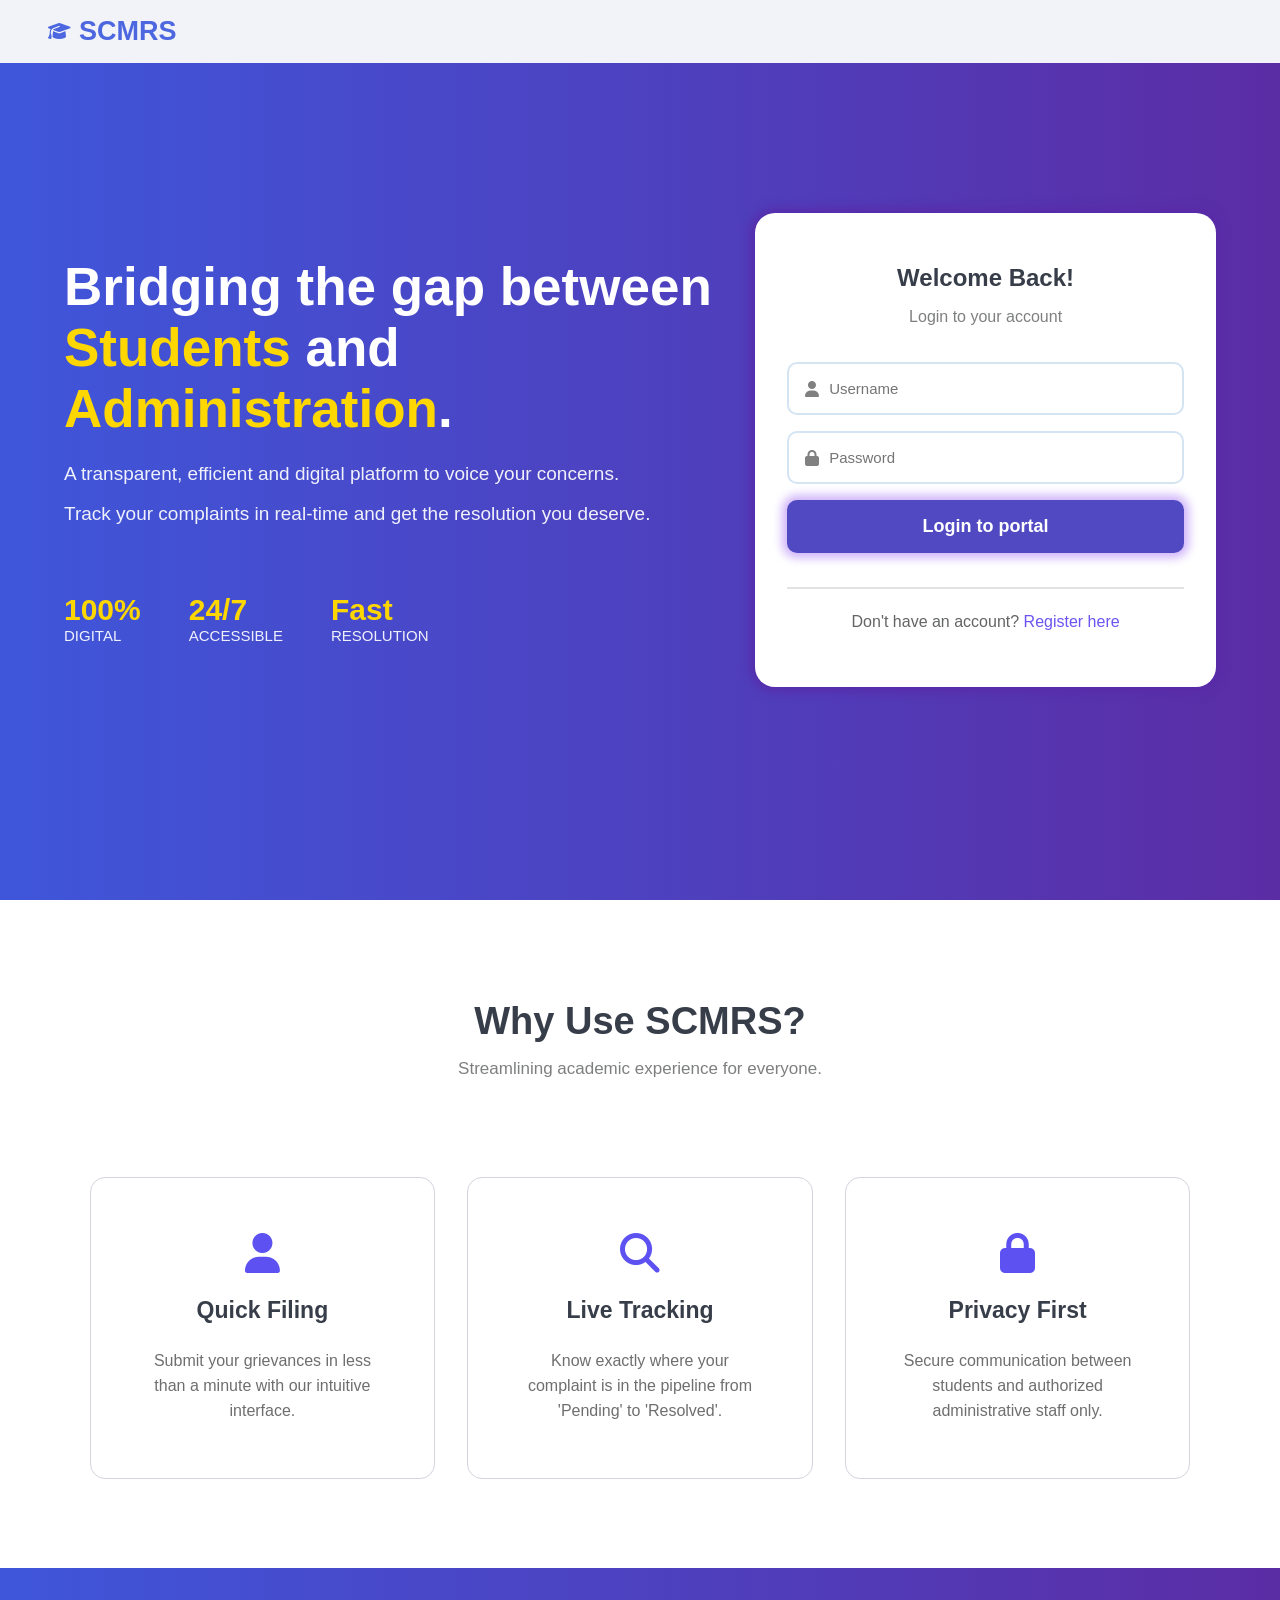
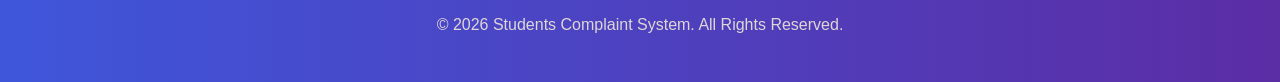
<file: index.html>
<!DOCTYPE html>
<html lang="en">
    <head>
        <meta charset="UTF-8">
        <meta name="viewport" content="width=device-width, initial-scale=1.0">
        <title>Students Complaints Management & Reporting System (SCMRS)</title>
        <link rel="stylesheet" href="style.css">
        <link rel="stylesheet" href="https://cdnjs.cloudflare.com/ajax/libs/font-awesome/6.5.0/css/all.min.css">

        <script>
            function validateLogin(event) {
                event.preventDefault();

                let usernameInput = document.querySelector('input[name="username"]')
                let passwordInput = document.querySelector('input[name="password"]')
                let errorBox = document.getElementById("error-message");

                let username = usernameInput.value.trim();
                let password = passwordInput.value.trim();

                usernameInput.style.border = "";
                passwordInput.style.border = "";

                if (username === "" || password === "") {
                    errorBox.innerText = "Please fill all of the fields.";
                    errorBox.style.display = "block";

                    if (username === "") {
                        usernameInput.style.border = "1px solid red";
                    }

                    if (password === "") {
                        passwordInput.style.border = "1px solid red";
                    }
                    
                    return false;
                }

                errorBox.style.display = "none";

                // for demo only
                alert("Login successful!");
            }
        </script>
    </head>

    <body>
        <div class="header">
            <i class="fa-solid fa-graduation-cap"></i><h2>SCMRS</h2>
        </div>

        <div class="login-page">

            <div class="left-content">
                <h2>Bridging the gap between <span>Students</span> and <span>Administration</span>.</h2>
                <p>A transparent, efficient and digital platform to voice your concerns.</p><br>
                <p>Track your complaints in real-time and get the resolution you deserve.</p><br><br>

                <div class="bottom-info">
                    <div class="digital">
                        <h3>100%</h3>
                        <p style="font-size: 15px;font-weight: 500;">DIGITAL</p>
                    </div>

                    <div class="accessible">
                        <h3>24/7</h3>
                        <p style="font-size: 15px; font-weight: 500;">ACCESSIBLE</p>
                    </div>

                    <div class="resolution">
                        <h3>Fast</h3>
                        <p style="font-size: 15px; font-weight: 500;">RESOLUTION</p>
                    </div>
                </div>
            </div>

            <br><br><br>

            <!-- this is our login form -->
            <div class="uname-passwd">
                <form action="login.php" method="POST" onsubmit="validateLogin(event)" novalidate>
                    <h2 style="text-align: center; color:rgb(55, 62, 73);">Welcome Back!</h2>
                    <p style="font-family:Arial, Helvetica, sans-serif; font-size: 16px; color:rgba(32, 33, 34, 0.575); text-align: center;">Login to your account</p><br><br>

                    <div class="input-box">
                        <i class="fa-solid fa-user"></i>
                        <input type="text" name="username" placeholder="Username">
                    </div>
                    <p id="error-message" style="color:red; display:none; font-size:14px; margin-top:10px;"></p>
                    
                    <div class="input-box">
                        <i class="fa-solid fa-lock"></i>
                        <input type="password" name="password" placeholder="Password" required>
                    </div>
                    <p id="error-message" style="color:red; display:none; font-size:14px; margin-top:10px;"></p>
                    
                    <button type="submit">Login to portal</button><br><br>

                    <hr style="border: 0.1px solid rgba(32, 33, 34, 0.13);">

                    <p style="font-family:Arial, Helvetica, sans-serif; font-size: 16px; color:rgba(32, 33, 34, 0.699); text-align: center; padding: 1.5rem;">Don't have an account? <a href="register.html" style="color:rgba(80, 52, 238, 0.842); text-decoration: none;">Register here</a></p>
                </form>
            </div>
        </div>

        <br><br>

        <div class="why-use-scmrs">
            <h1>Why Use SCMRS?</h1>
            <p>Streamlining academic experience for everyone.</p>

            <div class="benefits">
                <div class="benefit-box">
                    <i class="fa-solid fa-user"></i><br>
                    <h3 style="color:rgb(55, 62, 73); font-size: 23px;">Quick Filing</h3><br>
                    <p style="color:rgba(32, 33, 34, 0.651);">Submit your grievances in less than a minute with our intuitive interface.</p>
                </div>

                <div class="benefit-box">
                    <i class="fa-solid fa-search"></i><br>
                    <h3 style="color:rgb(55, 62, 73); font-size: 23px">Live Tracking</h3><br>
                    <p style="color:rgba(32, 33, 34, 0.651);">Know exactly where your complaint is in the pipeline from 'Pending' to 'Resolved'.</p>
                </div>

                <div class="benefit-box">
                    <i class="fa-solid fa-lock"></i><br>
                    <h3 style="color:rgb(55, 62, 73); font-size: 23px">Privacy First</h3><br>
                    <p style="color:rgba(32, 33, 34, 0.651);">Secure communication between students and authorized administrative staff only.</p>
                </div>
            </div>
        </div>

        <div class="footer">
            <p>&copy; 2026 Students Complaint System. All Rights Reserved.</p>
        </div>
    </body>
</html>
</file>
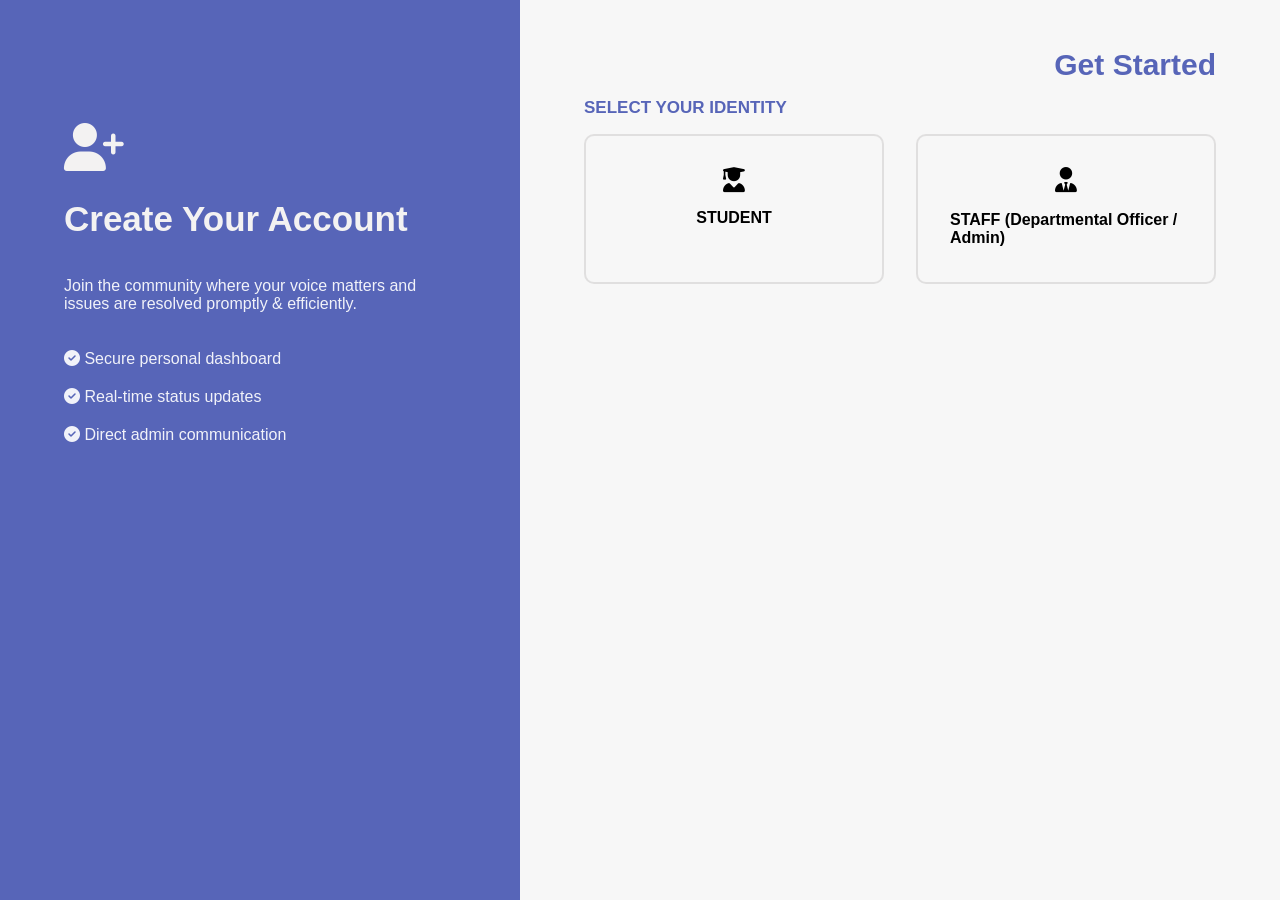
<file: register.html>
<!DOCTYPE html>
<html lang="en">
<head>
    <meta charset="UTF-8">
    <meta name="viewport" content="width=device-width, initial-scale=1.0">
    <title>Register: Students Complaints Management & Reporting System</title>
    <link rel="stylesheet" href="register_styles.css">
    <link rel="stylesheet" href="https://cdnjs.cloudflare.com/ajax/libs/font-awesome/6.5.0/css/all.min.css">

    <script>
        function showForm(role) {
            let studentForm = document.getElementById("studentForm");
            let staffForm = document.getElementById("staffForm");

            let studentRole = document.querySelector(".student-role");
            let staffRole = document.querySelector(".staff-role");

            studentRole.classList.remove("active-role");
            staffRole.classList.remove("active-role");

            if (role === "student") {
                studentForm.style.display = "flex";
                staffForm.style.display = "none";
                studentRole.classList.add("active-role");
                studentForm.querySelector("input").focus();
            } else {
                studentForm.style.display = "none";
                staffForm.style.display = "flex";
                staffRole.classList.add("active-role");
                staffForm.querySelector("input").focus();
            }
        }
    </script>
</head>
<body>
    <div class="container1">
        <div class="left-container">
            <i class="fas fa-user-plus"></i><br>
            <h2>Create Your Account</h2><br>
            <p>Join the community where your voice matters and issues are resolved promptly & efficiently.</p><br>
            <p><i class="fas fa-check-circle"></i>  Secure personal dashboard</p>
            <p><i class="fas fa-check-circle"></i>  Real-time status updates</p>
            <p><i class="fas fa-check-circle"></i>  Direct admin communication</p>
        </div>

        <div class="right-container">
            <h2>Get Started</h2>

            <h3>SELECT YOUR IDENTITY</h3>
            <div class="roles">
                <div class="student-role" onclick="showForm('student')">
                    <i class="fas fa-user-graduate" style="font-size: 25px"></i>
                    <p style="font-family:Arial, Helvetica, sans-serif; font-size: 16px; font-weight: 700;">STUDENT</p>
                </div>

                <div class="staff-role" onclick="showForm('staff')">
                    <i class="fas fa-user-tie" style="font-size: 25px;"></i><br>
                    <p style="font-family:Arial, Helvetica, sans-serif; font-size: 16px; font-weight: 700;">STAFF (Departmental Officer / Admin)</p>
                </div>

            </div>

            <!-- if student role is selected -->
            <div class="form-box student-form" id="studentForm">
                <form action="register_student.php" method="POST">
                    <label for="username">ENTER USERNAME (Registration Number)</label><br>
                    <input type="text" name="username" placeholder="2023-04-xxxxx" required><br><br>

                    <!-- <label for="email">ENTER EMAIL</label><br>
                    <input type="email" name="email" placeholder="Your Email" required><br><br> -->

                    <label for="password">PASSWORD</label><br>
                    <input type="password" name="password" placeholder="Password" required><br><br>
                    <input type="password" name="confirm_password" placeholder="Confirm Password" required><br><br>
                    <button type="submit">Create Student Account</button>
                </form>
            </div>

            <div class="form-box staff-form" id="staffForm">
                <form action="register_staff.php" method="POST">
                    <label>ENTER STAFF ID</label><br>
                    <input type="text" name="staff_id" placeholder="Staff ID" required><br><br>

                    <label>PASSWORD</label><br>
                    <input type="password" name="password" placeholder="Password" required><br><br>

                    <input type="password" name="confirm_password" placeholder="Confirm Password" required><br><br>

                    <button type="submit">Create Staff Account</button>
                </form>
            </div>
        </div>
    </div>

</body>
</html>
</file>
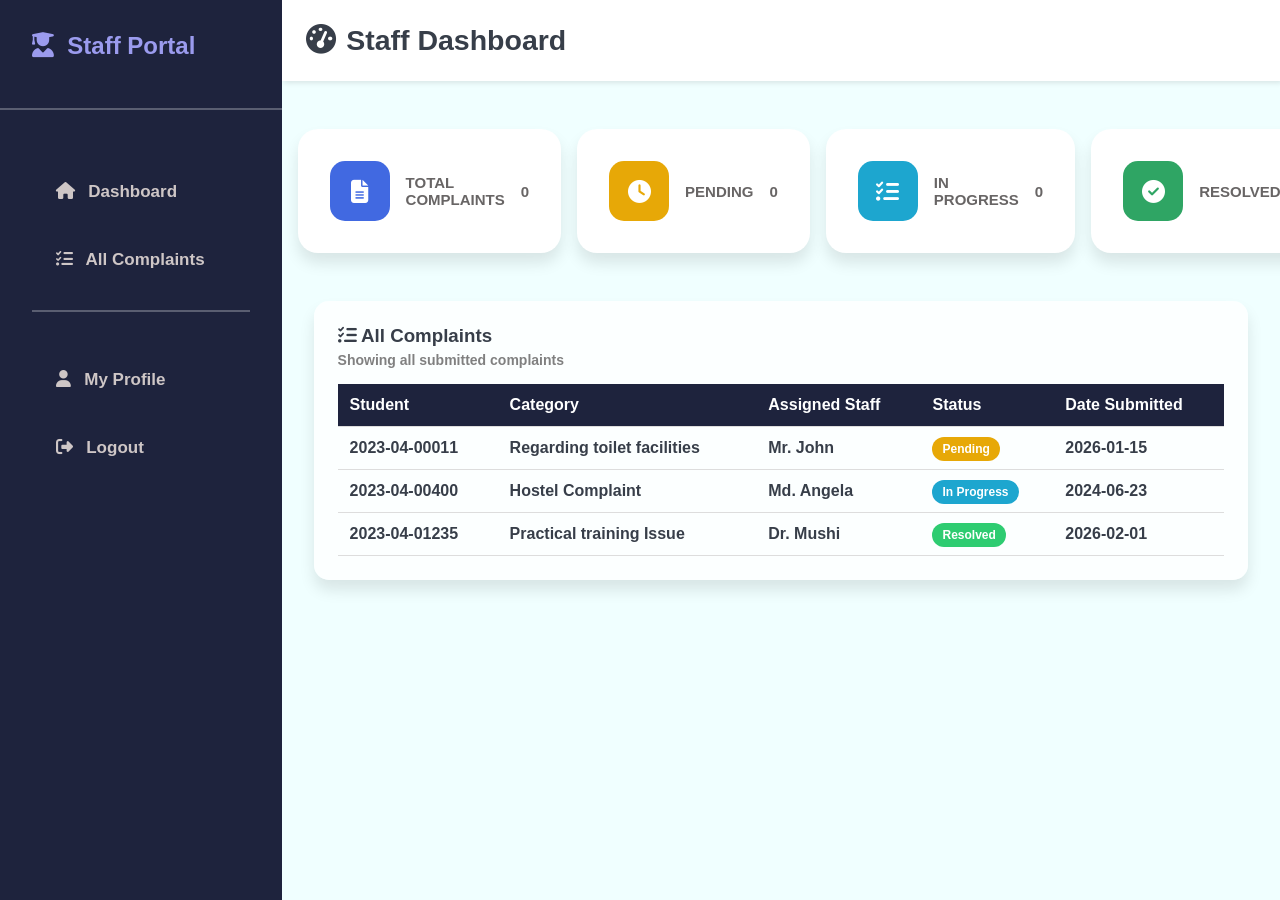
<file: staff_dashboard.html>
<!DOCTYPE html>
<html lang="en">
<head>
    <meta charset="UTF-8">
    <meta name="viewport" content="width=device-width, initial-scale=1.0">
    <title>Staff Dashboard</title>
    <link rel="stylesheet" href="dashboard_styles.css">
    <link rel="stylesheet" href="https://cdnjs.cloudflare.com/ajax/libs/font-awesome/6.5.0/css/all.min.css">
</head>
<body>
    <div class="dashboard-container">
        <aside class="sidebar">
            <h2 style="color:rgb(155, 155, 238); font-weight: 800; padding: 2rem;"><i class="fas fa-user-graduate" style="font-size: 25px; color:rgb(155, 155, 238);"></i>&nbsp;&nbsp;Staff Portal</h2>

            <hr style="border: 0.5px solid rgba(255, 255, 255, 0.267); margin: 1rem 0;">

            <ul>
                <li><a href="staff_dashboard.html"><i class="fas fa-home">&nbsp;&nbsp;</i> Dashboard</a></li>
                <li><a href="view_complaint.html"><i class="fas fa-tasks">&nbsp;&nbsp;</i> All Complaints</a></li>

                <hr style="border: 0.5px solid rgba(255, 255, 255, 0.267); margin: 1rem 0;">

                <br>

                <li><a href="profile.html"><i class="fas fa-user">&nbsp;&nbsp;</i> My Profile</a></li>
                <li><a href="logout.php"><i class="fas fa-sign-out-alt">&nbsp;&nbsp;</i> Logout</a></li>
            </ul>
        </aside>

        <main class="main-content">
            <header class="header">
                <i class="fa-solid fa-gauge-high" style="font-size: 30px; "></i>&nbsp;&nbsp;<h2>Staff Dashboard</h2>
            </header>

            <div class="complaints-status" style="margin-top: 2rem;">
                <div class="total-complaints">
                    <div class="icon-card" style="background-color:royalblue;">
                        <i class="fas fa-file-alt"></i>
                    </div>
                    <p>TOTAL COMPLAINTS</p>
                    <p>0</p>
                </div>

                <div class="pending">
                    <div class="icon-card" style="background-color:rgb(231, 168, 7);">
                        <i class="fas fa-clock"></i>
                    </div>
                    <p>PENDING</p>
                    <p>0</p>
                </div>

                <div class="progress">
                    <div class="icon-card" style="background-color:rgb(29, 166, 207);">
                        <i class="fas fa-tasks"></i>
                    </div>
                    <p>IN PROGRESS</p>
                    <p>0</p>
                </div>

                <div class="resolved">
                    <div class="icon-card">
                        <i class="fas fa-check-circle"></i>
                    </div>
                    <p>RESOLVED</p>
                    <p >0</p>
                </div>

            </div>
            
            <div class="all-complaints">
                <h3><i class="fas fa-tasks"></i> All Complaints</h3>
                <p class="sub-text">Showing all submitted complaints</p>

                <div class="table-container">
                    <table>
                        <thead>
                            <tr>
                                <th>Student</th>
                                <th>Category</th>
                                <th>Assigned Staff</th>
                                <th>Status</th>
                                <th>Date Submitted</th>
                            </tr>
                        </thead>

                        <tbody>
                            <tr>
                                <td>2023-04-00011</td>
                                <td>Regarding toilet facilities</td>
                                <td>Mr. John</td>
                                <td><span class="status pending">Pending</span></td>
                                <td>2026-01-15</td>
                            </tr>

                            <tr>
                                <td>2023-04-00400</td>
                                <td>Hostel Complaint</td>
                                <td>Md. Angela</td>
                                <td><span class="status progress">In Progress</span></td>
                                <td>2024-06-23</td>
                            </tr>

                            <tr>
                                <td>2023-04-01235</td>
                                <td>Practical training Issue</td>
                                <td>Dr. Mushi</td>
                                <td><span class="status resolved">Resolved</span></td>
                                <td>2026-02-01</td>
                            </tr>
                        </tbody>
                    </table>
                </div>
            </div>
        </main>

    </div>
</body>
</html>
</file>
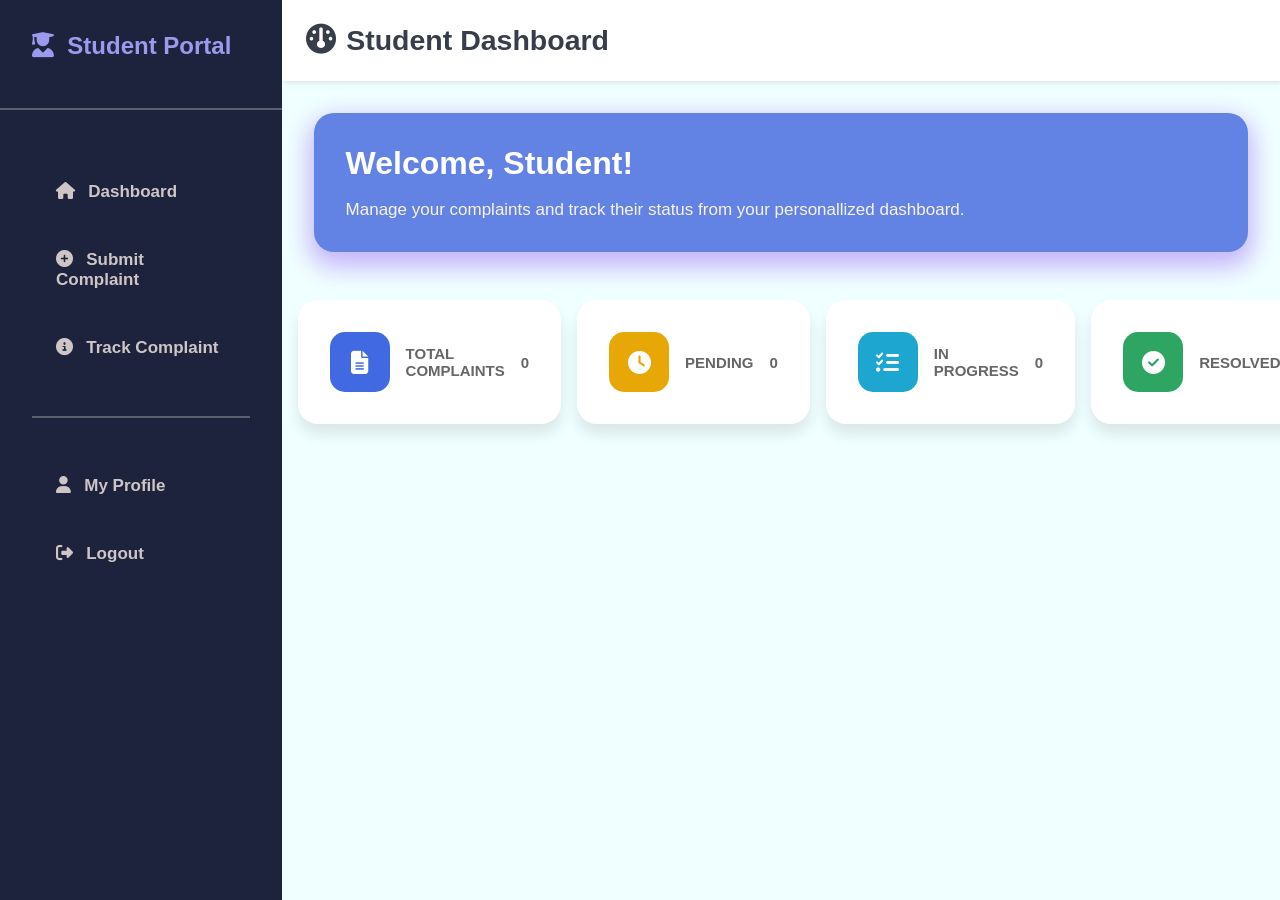
<file: student_dashboard.html>
<!DOCTYPE html>
<html lang="en">
<head>
    <meta charset="UTF-8">
    <meta name="viewport" content="width=device-width, initial-scale=1.0">
    <title>Student Dashboard</title>
    <link rel="stylesheet" href="dashboard_styles.css">
    <link rel="stylesheet" href="https://cdnjs.cloudflare.com/ajax/libs/font-awesome/6.5.0/css/all.min.css">
</head>
<body>
    <div class="dashboard-container">
        <aside class="sidebar">
            <h2 style="color:rgb(155, 155, 238); font-weight: 800; padding: 2rem;"><i class="fas fa-user-graduate" style="font-size: 25px; color:rgb(155, 155, 238);"></i>&nbsp;&nbsp;Student Portal</h2>

            <hr style="border: 0.5px solid rgba(255, 255, 255, 0.267); margin: 1rem 0;">

            <ul>
                <li><a href="student_dashboard.html"><i class="fas fa-home">&nbsp;&nbsp;</i> Dashboard</a></li>
                <li><a href="submit_complaint.html"><i class="fas fa-plus-circle">&nbsp;&nbsp;</i> Submit Complaint</a></li>
                <li><a href="complaint_status.html"><i class="fas fa-info-circle">&nbsp;&nbsp;</i> Track Complaint</a></li><br>

                <hr style="border: 0.5px solid rgba(255, 255, 255, 0.267); margin: 1rem 0;">

                <br>

                <li><a href="profile.html"><i class="fas fa-user">&nbsp;&nbsp;</i> My Profile</a></li>
                <li><a href="logout.php"><i class="fas fa-sign-out-alt">&nbsp;&nbsp;</i> Logout</a></li>
            </ul>
        </aside>

        <main class="main-content">
            <header class="header">
                <i class="fa-solid fa-gauge" style="font-size: 30px; "></i>&nbsp;&nbsp;<h2>Student Dashboard</h2>
            </header>

            <div class="welcome-text">
                <h1>Welcome, Student!</h1>
                <br>
                <p style="color:rgb(248, 243, 243); font-size: 17px;">Manage your complaints and track their status from your personallized dashboard.</p>
            </div>

            <div class="complaints-status">
                <div class="total-complaints">
                    <div class="icon-card" style="background-color:royalblue;">
                        <i class="fas fa-file-alt"></i>
                    </div>
                    <p>TOTAL COMPLAINTS</p>
                    <p>0</p>
                </div>

                <div class="pending">
                    <div class="icon-card" style="background-color:rgb(231, 168, 7);">
                        <i class="fas fa-clock"></i>
                    </div>
                    <p>PENDING</p>
                    <p>0</p>
                </div>

                <div class="progress">
                    <div class="icon-card" style="background-color:rgb(29, 166, 207);">
                        <i class="fas fa-tasks"></i>
                    </div>
                    <p>IN PROGRESS</p>
                    <p>0</p>
                </div>

                <div class="resolved">
                    <div class="icon-card">
                        <i class="fas fa-check-circle"></i>
                    </div>
                    <p>RESOLVED</p>
                    <p >0</p>
                </div>

            </div>
            <!-- Additional dashboard content can go here -->
        </main>

    </div>
</body>
</html>
</file>
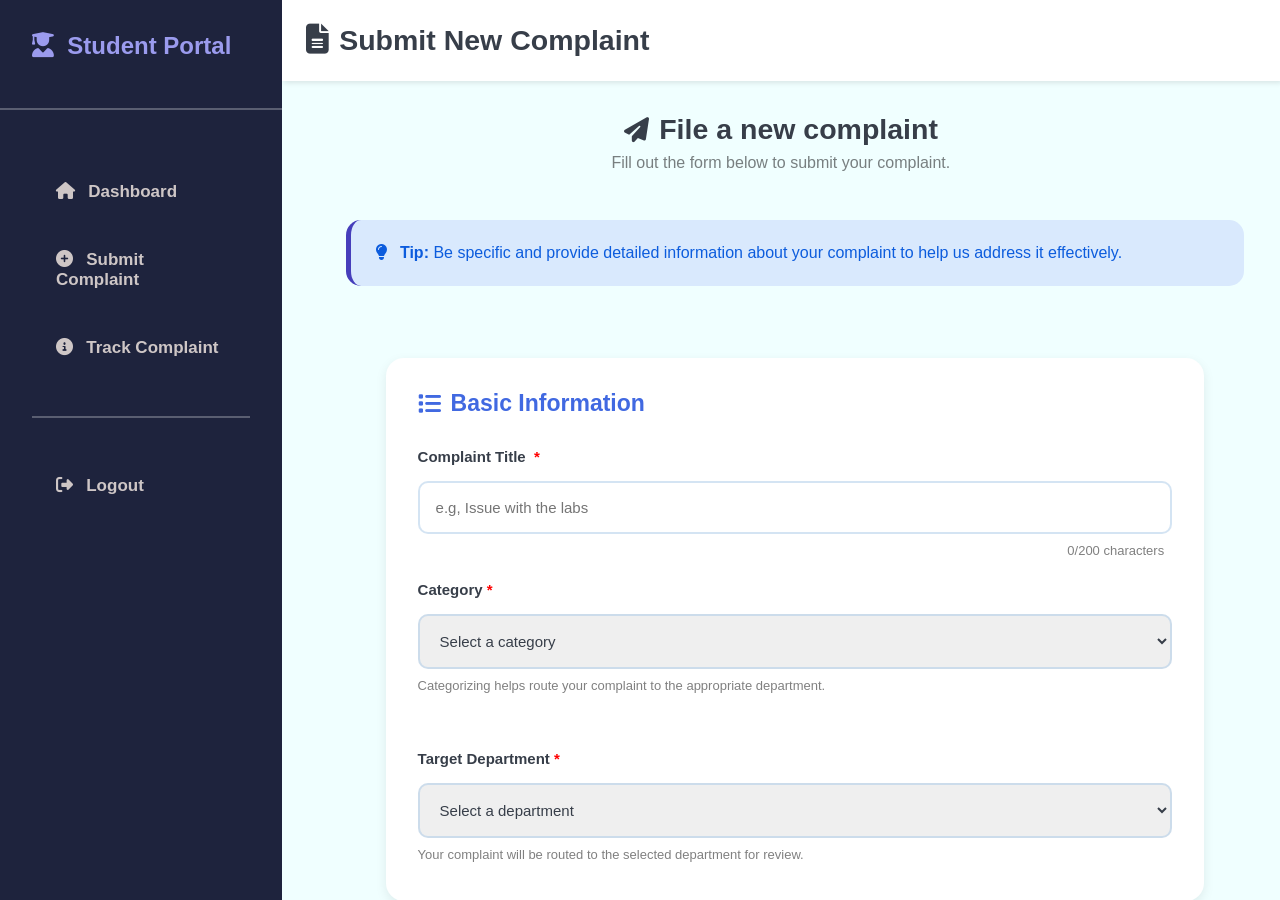
<file: submit_complaint.html>
<!DOCTYPE html>
<html lang="en">
<head>
    <meta charset="UTF-8">
    <meta name="viewport" content="width=device-width, initial-scale=1.0">
    <title>Complaint Submission</title>
    <link rel="stylesheet" href="dashboard_styles.css">
    <link rel="stylesheet" href="https://cdnjs.cloudflare.com/ajax/libs/font-awesome/6.5.0/css/all.min.css">
</head>

<body>
    <div class="dashboard-container">
        <aside class="sidebar">
            <h2 style="color:rgb(155, 155, 238); font-weight: 800; padding: 2rem;"><i class="fas fa-user-graduate" style="font-size: 25px; color:rgb(155, 155, 238);"></i>&nbsp;&nbsp;Student Portal</h2>

            <hr style="border: 0.5px solid rgba(255, 255, 255, 0.267); margin: 1rem 0;">

            <ul>
                <li><a href="student_dashboard.html"><i class="fas fa-home">&nbsp;&nbsp;</i> Dashboard</a></li>
                <li><a href="submit_complaint.html"><i class="fas fa-plus-circle">&nbsp;&nbsp;</i> Submit Complaint</a></li>
                <li><a href="complaint_status.html"><i class="fas fa-info-circle">&nbsp;&nbsp;</i> Track Complaint</a></li><br>

                <hr style="border: 0.5px solid rgba(255, 255, 255, 0.267); margin: 1rem 0;">

                <br>

                <li><a href="logout.php"><i class="fas fa-sign-out-alt">&nbsp;&nbsp;</i> Logout</a></li>
            </ul>
        </aside>
        
        <main class="main-content">
            <div class="header">
                <i class="fas fa-file-alt" style="font-size: 30px;"></i>&nbsp;&nbsp;<h2>Submit New Complaint</h2>
            </div>

            <div class="page-title">
                <i class="fa-solid fa-paper-plane" style="font-size: 25px;"></i>&nbsp;&nbsp;<h2 style="display:inline;">File a new complaint</h2><br>
                <p>Fill out the form below to submit your complaint.</p>
            </div>

            <!-- <hr style="border: 0.5px solid rgba(255, 255, 255, 0.267); margin: 1rem 0;"> -->

            <div class="tip">
                <p style="font-size: 16px;"><i class="fas fa-lightbulb"></i>&nbsp;&nbsp;&nbsp;<b>Tip:</b> Be specific and provide detailed information about your complaint to help us address it effectively.</p>
            </div>


            <!-- <div class="progress-steps">
                <div class="step active">1</div>
                <div class="step">2</div>
                <div class="step">3</div>
                <div class="step">4</div>
            </div> -->


            <div class="submission-form">
                <form action="submit_complaint.php" method="POST">
                    <div class="form-section">
                        <div class="section-title">
                            <i class="fa-solid fa-list" style="display: inline; font-size: 23px; font-weight:700; color: royalblue;"></i><h3 style="font-size: 23px; font-weight:700; color: royalblue;">Basic Information</h3>
                        </div>

                        <label for="complaint-title">Complaint Title&nbsp; <span style="color:red;">*</span></label>
                        <div class="input-box">
                            <input type="text" id="complaint-title" name="complaint_title" maxlength="200" placeholder="e.g, Issue with the labs" required>
                            <p id="titleCount">0/200 characters</p>
                        </div>


                        <label for="category">Category <span style="color:red;">*</span></label>              
                        <div class="input-box">
                            <select id="category" name="category" required>
                                <option value="" style="color:rgb(55, 62, 73)">Select a category</option>
                                <!-- <option value="academic">Academic Issue</option> -->
                                <option value="administrative">Administrative Issue</option>
                                <option value="practical training">Practical Training Issue</option>
                                <option value="facilities">Facility Issue</option>
                                <option value="food-service">Food Service Issue</option>
                                <option value="housing">Housing</option>
                                <option value="security">Security</option>
                                <option value="other">Other</option>
                            </select>

                            <p style="float: left;">Categorizing helps route your complaint to the appropriate department.</p>
                            
                        </div><br>


                        <label for="department">Target Department <span style="color:red;">*</span></label>
                        <div class="input-box">
                            <select id="department" name="department" required>
                                <option value="">Select a department</option>
                                <option value="cafe">Cafeteria Services</option>
                                <option value="facilities">Senior Administrative Officer (SAO)</option>
                                <option value="financial">Student Affairs</option>
                                <option value="housing">USAB</option>
                                <option value="security">Director of Undergraduate Studies (DuS)</option>
                            </select>

                            <p style="float: left;">Your complaint will be routed to the selected department for review.</p>
                        </div>
                        
                    </div>
                    
                
                    <div class="form-section">
                        <div class="section-title">
                            <i class="fa-solid fa-pen-to-square" style="display: inline; font-size: 23px; font-weight:700; color: royalblue;"></i><h3 style="font-size: 23px; font-weight:700; color: royalblue;">Complaint Details</h3>
                        </div>
                        <br>

                        <label for="description">Complaint Description <span style="color:red;">*</span></label>
                        <div class="input-box">
                            <textarea id="description" name="description" rows="12" placeholder="Please describe your complaint in detail. Include any relevant dates, times, locations and any other information that may help us understand and resolve your issue..." style="font-family: Arial, sans-serif;" required></textarea>
                            <p>0/1000 characters</p>
                        </div>

                    </div>

                    <div class="form-section">
                        <div class="section-title">
                            <i class="fa-solid fa-link" style="display: inline; font-size: 23px; font-weight:700; color: royalblue;"></i><h3 style="font-size: 23px; font-weight:700; color: royalblue;">Evidence Attachments</h3>
                        </div>

                        <label for="evidence">Upload Evidence (optional)</label>
                        <div class="input-box">
                            <input type="file" id="evidence" name="evidence[]" multiple>
                            <p style="float: left;">You can upload images or documents that support your complaint. Maximum file size: 5MB. Accepted formats: JPG, PNG, PDF.</p>
                        </div>
                    </div>

                    <div class="form-section">
                        <div class="section-title">
                            <i class="fa-solid fa-shield-alt" style="display: inline; font-size: 23px; font-weight:700; color: royalblue;"></i><h3 style="font-size: 23px; font-weight:700; color: royalblue;">Privacy Options</h3>
                        </div>

                        <div class="input-box">
                            <label class="checkbox-label">
                                <input type="checkbox" name="privacy_options[]" value="anonymous">Submit Anonymously
                            </label><br><br>

                            <p style="float: left; line-height: 1.5; ">When enabled, your identity will be hidden from the staff. Administator can still view your identity for system management purposes.</p>
                            
                        </div>

                    </div>

                    <button type="submit" style="margin-top: 1rem;">Submit Complaint</button>
                    <!-- <button type="button" style="margin-top: 1rem;">Cancel</button> -->

                </form>
            </div>
        </main>
    </div>
    
</body>

<script>
        let titleInput = document.getElementById("complaint-title");
        let titleCount = document.getElementById("titleCount");

        const descriptionInput = document.getElementById("description");
        const descriptionCount = descriptionInput.nextElementSibling; // our <p> element next to the textarea

        titleInput.addEventListener("input", function() {
            titleCount.innerText = `${this.value.length}/200 characters`;
        });

        descriptionInput.addEventListener("input", function() {
            descriptionCount.innerText = `${this.value.length}/1000 characters`;
        });

        function validateComplaintForm() {
            let title = document.getElementById("complaint-title").value.trim();
            let category = document.getElementById("category").value;
            let department = document.getElementById("department").value;
            let description = document.getElementById("description").value.trim();

            let error = document.getElementById("formError");

            if (title === "" || category === "" || department === "" || description === "") {
                error.innerText = "Please fill in all required fields.";
                return false;
            }

            if (description.length < 20) {
                error.innerText = "Description must be at least 20 characters.";
                return false;
            }

            error.innerText = "";
            return true;
        }

</script>
</html>
</file>
<file: style.css>
* {
    margin: 0;
    padding: 0;
    box-sizing: border-box;
}

html, body {
    overscroll-behavior: none;
    font-family: Arial, Helvetica, sans-serif;
}

/* body {
    margin: 5%;
    padding-left: 2%;
} */

.header {
    display: flex;
    align-items: center;
    gap: 0.5rem;
    width: 100%;
    font-size: 18px;
    position: fixed;
    padding: 1rem 3rem;
    background-color: rgb(241, 243, 248);
    color: rgb(76, 103, 223);
}

.login-page {
    display: flex;
    justify-content: space-between;
    align-items: center;
    background: linear-gradient(90deg, rgba(63, 86, 218, 1) 0%, rgb(91, 45, 165) 100%);
    color: white;
    /* margin: 5%; */
    padding: 5%;
    max-width: 100%;
    min-height: 100vh;
}

.left-content h2{
    font-size: 53px;
    font-weight: 900;
    padding-bottom: 1.5rem;
}

.left-content h2 span {
    color: gold
}

.left-content p {
    font-size: 19px;
    color:rgba(255, 255, 255, 0.918)
}

.left-content {
    width: 60%;
}

.bottom-info {
    display: flex;
    gap: 3rem;
    margin-top: 2rem;
    width: 40%;
}

.bottom-info div {
    display: flex;
    flex-direction: column;
}

.bottom-info h3 {
    font-size: 30px;
    font-weight: 900;
    color:gold; 
}

.digital, .accessible, .resolution {
    display: flex;
    flex-direction: column;
    align-items: start;
    width: 50%;
}

.login-page .uname-passwd form{
    box-sizing: border-box;
    box-shadow: 0px 0px 10px 5px rgba(89, 40, 167, 0.788);
    background-color: white;
    border-radius: 20px;
    padding: 2rem;
    width: 500px;
    height: 100%;
    
}

.uname-passwd {
    width: 40%;
    display: flex;
    justify-content: center;
}

.uname-passwd h2 {
    padding-top: 5%;
    padding-bottom: 1rem;
    font-size: 24px;
    color: rgba(7, 7, 7, 0.842);
}

.input-box {
    position: relative;
}

.input-box i {
    position: absolute;
    left: 10px;
    top: 50%;
    transform: translateY(-50%);
    color: gray;
    padding-bottom: 1rem;
    padding-left: 0.5rem;
}

.uname-passwd input {
    width: 100%;
    padding: 1rem;
    padding-left: 2.5rem;
    margin-bottom: 1rem;
    border: 2px solid #9ec2e471;
    border-radius: 10px;
    font-size: 15px;
}

.uname-passwd button {
    width: 100%;
    padding: 1rem;
    margin-bottom: 1rem;
    background-color: rgb(81, 73, 194);
    box-shadow: 0px 0px 10px 5px rgba(102, 17, 238, 0.315);
    border: none;
    border-radius: 10px;
    font-size: 18px;
    color: white;
    font-weight: 700;
    cursor: pointer;
}

.why-use-scmrs h1{
    color:rgb(55, 62, 73);
    text-align: center;
    font-size: 38px;
    font-weight: 600;
    margin: 2rem 0 0 0;
    padding: 2rem 0 0 0;
}

.why-use-scmrs > p {
    color:rgba(32, 33, 34, 0.575);
    text-align: center;
    padding: 1rem 0 0.5rem 0;
    font-size: 17px;
}

.benefits {
    display: flex;
    gap: 2rem;
    padding: 7%;
}

.benefit-box {
    display: flex;
    flex-direction: column;
    text-align: center;
    line-height: 25px;
    /* font-size: 17px; */
    border: rgb(212, 212, 223) 1px solid;
    width: 450px;
    border-radius: 15px;
    padding: 5%;
    transition: transform 0.3s ease;
}

.benefit-box i {
    font-size: 40px;
    color:rgb(93, 82, 241);
}

.benefit-box:hover {
    border: rgb(114, 105, 245) 1px solid;
    box-shadow: 0px 3px 10px 0px rgba(102, 17, 238, 0.315);
    transform: scale(1.03);
}

.footer {
    background: linear-gradient(90deg, rgba(63, 86, 218, 1) 0%, rgb(91, 45, 165) 100%);
    color:rgb(223, 214, 214);
    text-align: center;
    padding: 3rem;
}
</file>
<file: register_styles.css>
/* layout for register page */
* {
    margin: 0;
    padding: 0;
    box-sizing: border-box;
}

html, body {
    font-family: Arial, Helvetica, sans-serif;
    overscroll-behavior: none;
}

.container1 {
    display: flex;
    /* margin: 5%; */
    column-count: 2;
    column-rule: 1px solid #ddd;
}

.left-container {
    display: flex;
    flex-direction: column;
    padding: 5%;
    width: 50%;
    height: 100vh;
    background-color: rgb(87, 101, 184);
}

.left-container > i {
    padding-top: 15%;
    font-size: 3rem;
    color: rgb(243, 242, 242);
}

.left-container h2 {
    font-size: 35px; 
    font-weight:600;
    padding-top: 10px; 
    padding-bottom: 20px;
    color: rgb(243, 242, 242);
}

.left-container p {
    font-size: 16px;
    color:rgba(255, 255, 255, 0.918);
    padding-bottom: 5%;
}

.right-container {
    display: flex;
    flex-direction: column;
    background-color: rgb(247, 247, 247);
    width: 60%;
    height: 100vh;
}

.right-container h2 {
    display: flex;
    justify-content: flex-end;
    font-size: 30px;
    font-weight: 700;
    color: rgb(87, 101, 184);
    padding: 3rem 4rem 1rem 4rem;
}

.right-container h3 {
    display: flex;
    justify-content: flex-start;
    font-size: 17px;
    color: rgb(87, 101, 184);
    padding-left: 4rem;
}

.roles {
    display: flex;
    justify-content: flex-start;
    gap: 2rem;
    padding-left: 4rem;
    padding-top: 1rem;
    padding-right: 4rem;
}

/* .error-message {
    color: red;
    font-size: 14px;
    font-weight: 600;
    margin-top: 10px;
    margin-bottom: 10px;
    text-align: center;
} */

/* student role before hover */
.student-role {
    display: flex;
    flex-direction: column;
    align-items: center;
    gap: 1rem;
    border: 2px solid rgba(187, 185, 185, 0.384);
    border-radius: 10px;
    width: 300px;
    height: 150px;
    padding: 2rem;
    transition: transform 0.3s ease;
}

/* staff role before hover */
.staff-role {
    display: flex;
    flex-direction: column;
    align-items: center;
    /* gap: 1rem; */
    border: 2px solid rgba(187, 185, 185, 0.384);
    border-radius: 10px;
    width: 300px;
    height: 150px;
    padding: 2rem;
    transition: transform 0.3s ease;
}

/* student role after hover */
.student-role:hover {
    border: rgb(114, 105, 245) 1px solid;
    box-shadow: 0px 3px 10px 0px rgba(102, 17, 238, 0.315);
    transform: scale(1.03);
    cursor: pointer;
}

/* staff role after hover */
.staff-role:hover {
    border: rgb(114, 105, 245) 1px solid;
    box-shadow: 0px 3px 10px 0px rgba(102, 17, 238, 0.315);
    transform: scale(1.03);
    cursor: pointer;
}

.active-role {
    border: 2px solid rgb(87, 100, 194);
    background-color: rgba(87, 100, 194, 0.08);
    color: rgb(87, 100, 194);
    transform: scale(1.03);
}

.student-form,
.staff-form {
    display: none;
    transition: all 0.3s ease;
    cursor: pointer;
}

.form-box {
    display: none;  /* we hide the forms initially before selecting */
    flex-direction: column;
    padding: 1rem 4rem;
    animation: fadeIn 0.5s ease;
}

@keyframes fadeIn {
    from {
        opacity: 0;
        transform: translateY(10px);
    }

    to {
        opacity: 1;
        transform: translateY(0);
    }
}

.form-box label {
    font-size: 15px;
    font-weight: 700;
    color: rgb(87, 101, 184);
}

.form-box input {
    padding: 0.5rem;
    border: 1px solid #ccc;
    border-radius: 5px;
    width: 100%;
}

.form-box button {
    width: 100%;
    padding: 1rem;
    margin-bottom: 1rem;
    background-color: rgb(87, 100, 194);
    box-shadow: 0px 0px 10px 5px rgba(102, 17, 238, 0.315);
    border: none;
    border-radius: 10px;
    font-size: 18px;
    color: white;
    font-weight: 700;
    cursor: pointer;
}
</file>
<file: dashboard_styles.css>
* {
    margin: 0;
    padding: 0;
    box-sizing: border-box;
}

html, body {
    font-family: Arial, Helvetica, sans-serif;
    overscroll-behavior: none;
    background-color: azure;
    overflow-x: hidden;
    overflow-y: auto;
}

.dashboard-container {
    display: flex;
    animation: fadeIn 0.5s ease;
}

@keyframes fadeIn {
    from {
        opacity: 0;
        transform: translateY(10px);
    }

    to {
        opacity: 1;
        transform: translateY(0);
    }
}

.sidebar {
    display: flex;
    flex-direction: column;
    background-color: rgb(30, 35, 61);
    color: white;
    position: fixed;
    left: 0;
    top: 0;
    width: 22%;
    min-height: 100vh;
}

.sidebar ul {
    display: flex;
    flex-direction: column;
    padding: 2rem;
    list-style-type: none;
}

.sidebar ul li {
    font-size: 17px;
    font-weight: 700;
    text-decoration: none;
    padding: 1.5rem;
}

.sidebar ul li:hover {
    background-color: rgba(128, 123, 123, 0.199);
    color:white;
    border-radius: 15px;
    cursor: pointer;
    /* transform: scale(1.03); */
}

.sidebar ul li:focus {
    background-color: royalblue;
    border-radius: 15px;
}

.sidebar a {
    color: rgb(206, 198, 198);
    text-decoration: none;
}


.main-content {
    flex: 1;
    margin-left: 22%;
    width: 78%;
    height: 100vh;
    overflow-y: auto;
    min-width: 0;
    /* min-height: 100vh; */
}


.main-content::-webkit-scrollbar {
    width: 8px;
}

.main-content::-webkit-scrollbar-thumb {
    background: rgba(0,0,0,0.2);
    border-radius: 10px;
}


.header {
    display: flex;
    margin: 0;
    background-color: rgb(255, 255, 255);
    color:rgb(55, 62, 73);
    box-shadow: 2px 2px 5px rgba(0, 0, 0, 0.1);
    padding: 1.5rem;
    font-size: 19px;
    /* font-weight: 700; */
}

.welcome-text {
    color:white;
    background-color: rgb(99, 131, 228);
    padding: 2rem;
    margin: 2rem;
    border-radius: 20px;
    box-shadow: 0px 10px 25px 5px rgba(102, 17, 238, 0.315);
}

.complaints-status {
    display: flex;
    flex-direction: row;
    gap: 1rem;
    padding: 1rem;
}

.complaints-status > div {
    display: flex;
    align-items: center;
    justify-content: space-between;
    gap: 1rem;
    flex: 1;
    font-size: 15px;
    font-weight: 700;
    color: rgb(104, 101, 101);
    background-color: white;
    padding: 2rem;
    /* width: 100%;
    height: 100%; */
    border-radius: 20px;
    box-shadow: 0px 10px 15px rgba(0,0,0,0.1);
}


.icon-card {
    display: flex;
    align-items: center;
    justify-content: center;
    font-size: 23px;
    background-color: rgb(47, 165, 100);
    color: white;
    width: 60px;
    height: 60px;
    padding: 1.5rem;
    border-radius: 15px;
}

/* for view_complaint */
.all-complaints {
    margin: 2rem;
    background: rgba(255, 255, 255, 0.801);
    font-weight: 600;
    color: rgb(55, 62, 73);
    padding: 1.5rem;
    border-radius: 15px;
    box-shadow: 0px 10px 15px rgba(0,0,0,0.1);
}

.all-complaints h3 {
    color: rgb(55, 62, 73);
    margin-bottom: 5px;
}

.sub-text {
    color: gray;
    margin-bottom: 1rem;
    font-size: 14px;
}

/* styling for the complains tabl */
.table-container {
    overflow-x: auto;
}

table {
    width: 100%;
    border-collapse: collapse;
    min-width: 700px;
}

thead {
    background-color: rgb(30, 35, 61);
    color: white;
}

th, td {
    text-align: left;
    padding: 12px;
    border-bottom: 1px solid #ddd;
}

tbody tr:hover {
    background-color: rgba(0,0,0,0.05);
}

/* status badges */
.status {
    padding: 5px 10px;
    border-radius: 12px;
    font-size: 12px;
    font-weight: bold;
    color: white;
}

.status.pending {
    background-color: rgb(231, 168, 7);
}

.status.progress {
    background-color: rgb(29, 166, 207);
}

.status.resolved {
    background-color: rgb(46, 204, 113);
}


/* for submit_complaints page */
.page-title {
    color: rgb(55, 62, 73);
    font-size: 19px;
    margin: 2rem 0 1rem 0;
    text-align: center;
}

.page-title p {
    color: rgba(32, 33, 34, 0.575);
    font-size: 16px;
    text-align: center;
    margin-top: 0.5rem;
}

.tip {
    display: flex;
    align-items: center;
    background-color:rgb(217, 233, 253);
    color: rgb(12, 92, 221);
    padding: 1.5rem;
    margin: 3rem 2rem 1rem 4rem;
    width: 90%;
    border-left: 5px solid rgb(70, 62, 187);
    border-radius: 15px;
}


.progress-steps {
    display: flex;
    justify-content: center;
    gap: 10px;
    margin-bottom: 20px;
}

.step {
    width: 35px;
    height: 35px;
    border-radius: 50%;
    background: #ddd;
    display: flex;
    align-items: center;
    justify-content: center;
    font-weight: bold;
}

.step.active {
    background: royalblue;
    color: white;
}

.submission-form {
    background-color: azure;
    padding: 2.5rem;
    margin: 2rem 2rem 2rem 4rem;
    width: 90%;
    border-radius: 15px;
    /* box-shadow: 0px 10px 15px rgba(0,0,0,0.1); */
}

.submission-form input, .submission-form select, .submission-form textarea{
    width: 100%;
    padding: 1rem;
    /* padding-left: 2.5rem; */
    margin-bottom: 1rem;
    border: 2px solid #9ec2e471;
    border-radius: 10px;
    font-size: 15px;
    color:rgb(55, 62, 73)
}


.form-section {
    display: flex;
    flex-direction: column;
    gap: 1rem;
    margin-bottom: 1rem;
}

.form-section {
    background: white;
    padding: 2rem;
    margin-bottom: 1.5rem;
    border-radius: 18px;
    box-shadow: 0 4px 12px rgba(0,0,0,0.08);
}

.form-section label {
    font-size: 15px;
    font-weight: 600;
    color: rgb(55, 62, 73);
}

.section-title {
    display: flex;
    align-items: center;
    gap: 10px;
    margin-bottom: 15px;
}

.section-title i {
    font-size: 23px;
    color: royalblue;
}

.section-title h3 {
    font-size: 23px;
    font-weight: 700;
    color: royalblue;
    margin: 0;
}

.input-box {
    position: relative;
}

.input-box p {
    /* position: absolute; */
    float: right;
    right: 10px;
    top: 50%;
    transform: translateY(-50%);
    color: gray;
    font-size: 13px;
    padding-right: 0.5rem;
    margin: 0;
}

.checkbox-label {
    display: flex;
    align-items: center;
    gap: 8px;
    font-weight: 600;
    cursor: pointer;
}

.checkbox-label input[type="checkbox"] {
    width: auto;
    margin: 0;
}


#department option:hover {
    background-color: rgb(99, 131, 228);
    color: white;
}

.submission-form button {
    width: 100%;
    padding: 1rem;
    margin-bottom: 1rem;
    background-color: rgb(81, 73, 194);
    box-shadow: 0px 0px 10px 5px rgba(102, 17, 238, 0.315);
    border: none;
    border-radius: 10px;
    font-size: 18px;
    color: white;
    font-weight: 700;
    cursor: pointer;
}

/* .input-box i {
    position: absolute;
    left: 10px;
    top: 50%;
    transform: translateY(-50%);
    color: gray;
    padding-bottom: 1rem;
    padding-left: 0.5rem;
} */
</file>
